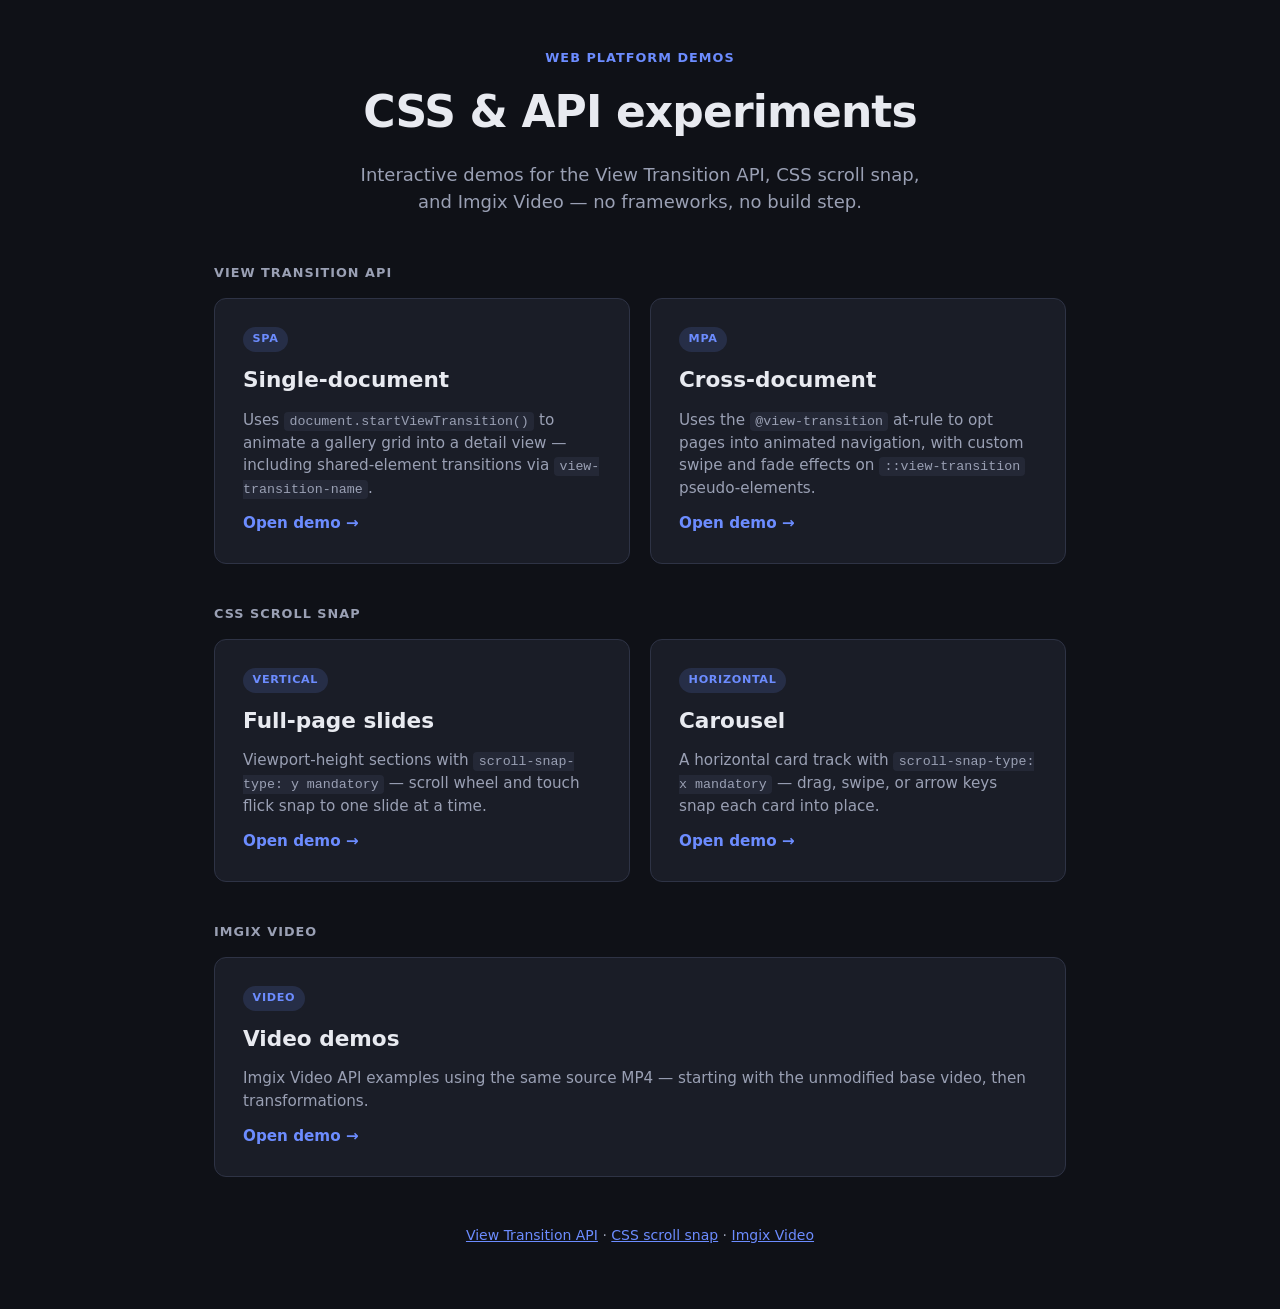
<file: index.html>
<!DOCTYPE html>
<html lang="en">
<head>
  <meta charset="UTF-8">
  <meta name="viewport" content="width=device-width, initial-scale=1.0">
  <title>Web Platform Demos</title>
  <link rel="stylesheet" href="styles/shared.css">
</head>
<body>
  <main class="hub">
    <header class="hub-header">
      <p class="eyebrow">Web Platform Demos</p>
      <h1>CSS &amp; API experiments</h1>
      <p class="lead">
        Interactive demos for the View Transition API, CSS scroll snap, and
        Imgix Video — no frameworks, no build step.
      </p>
    </header>

    <section class="hub-section">
      <h2 class="hub-section-title">View Transition API</h2>
      <div class="demo-cards">
        <a href="/spa/" class="demo-card">
          <span class="demo-card-badge">SPA</span>
          <h3>Single-document</h3>
          <p>
            Uses <code>document.startViewTransition()</code> to animate a gallery
            grid into a detail view — including shared-element transitions via
            <code>view-transition-name</code>.
          </p>
          <span class="demo-card-cta">Open demo →</span>
        </a>

        <a href="/mpa/" class="demo-card">
          <span class="demo-card-badge">MPA</span>
          <h3>Cross-document</h3>
          <p>
            Uses the <code>@view-transition</code> at-rule to opt pages into
            animated navigation, with custom swipe and fade effects on
            <code>::view-transition</code> pseudo-elements.
          </p>
          <span class="demo-card-cta">Open demo →</span>
        </a>
      </div>
    </section>

    <section class="hub-section">
      <h2 class="hub-section-title">CSS Scroll Snap</h2>
      <div class="demo-cards">
        <a href="/scroll/fullpage/" class="demo-card">
          <span class="demo-card-badge">Vertical</span>
          <h3>Full-page slides</h3>
          <p>
            Viewport-height sections with <code>scroll-snap-type: y mandatory</code>
            — scroll wheel and touch flick snap to one slide at a time.
          </p>
          <span class="demo-card-cta">Open demo →</span>
        </a>

        <a href="/scroll/carousel/" class="demo-card">
          <span class="demo-card-badge">Horizontal</span>
          <h3>Carousel</h3>
          <p>
            A horizontal card track with <code>scroll-snap-type: x mandatory</code>
            — drag, swipe, or arrow keys snap each card into place.
          </p>
          <span class="demo-card-cta">Open demo →</span>
        </a>
      </div>
    </section>

    <section class="hub-section">
      <h2 class="hub-section-title">Imgix Video</h2>
      <div class="demo-cards">
        <a href="/imgix-video/" class="demo-card">
          <span class="demo-card-badge">Video</span>
          <h3>Video demos</h3>
          <p>
            Imgix Video API examples using the same source MP4 — starting with
            the unmodified base video, then transformations.
          </p>
          <span class="demo-card-cta">Open demo →</span>
        </a>
      </div>
    </section>

    <footer class="hub-footer">
      <p>
        <a href="https://developer.mozilla.org/en-US/docs/Web/API/View_Transition_API" target="_blank" rel="noopener">View Transition API</a>
        ·
        <a href="https://developer.mozilla.org/en-US/docs/Web/CSS/CSS_scroll_snap" target="_blank" rel="noopener">CSS scroll snap</a>
        ·
        <a href="https://docs.imgix.com/en-US/getting-started/setup/video-api" target="_blank" rel="noopener">Imgix Video</a>
      </p>
    </footer>
  </main>
</body>
</html>
</file>
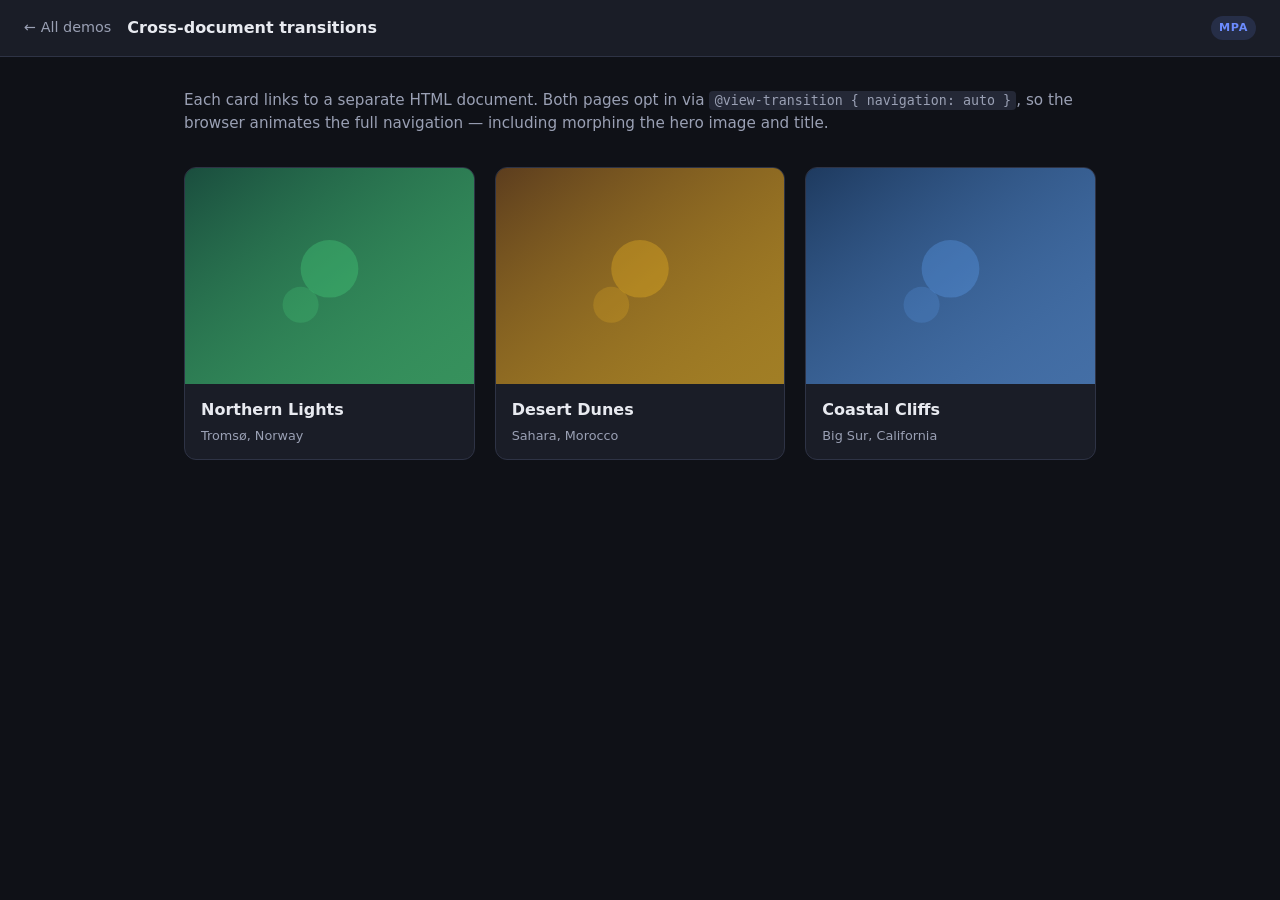
<file: mpa/index.html>
<!DOCTYPE html>
<html lang="en">
<head>
  <meta charset="UTF-8">
  <meta name="viewport" content="width=device-width, initial-scale=1.0">
  <title>Destinations — Cross-document View Transitions</title>
  <link rel="stylesheet" href="/styles/shared.css">
  <link rel="stylesheet" href="/mpa/styles.css">
</head>
<body>
  <div class="demo-shell">
    <nav class="demo-nav">
      <a href="/">← All demos</a>
      <h1>Cross-document transitions</h1>
      <span class="tag">MPA</span>
    </nav>

    <div class="demo-content">
      <p class="demo-intro">
        Each card links to a separate HTML document. Both pages opt in via
        <code>@view-transition { navigation: auto }</code>, so the browser
        animates the full navigation — including morphing the hero image and title.
      </p>

      <ul class="destinations">
        <li>
          <a class="destination-card" href="/mpa/aurora.html" data-dest="aurora">
            <img
              class="hero-image"
              src=""
              alt=""
              data-color="#1a4d3e"
              data-accent="#4ade80"
            />
            <div class="card-body">
              <h2 class="hero-title">Northern Lights</h2>
              <p>Tromsø, Norway</p>
            </div>
          </a>
        </li>
        <li>
          <a class="destination-card" href="/mpa/desert.html" data-dest="desert">
            <img
              class="hero-image"
              src=""
              alt=""
              data-color="#5c3d1e"
              data-accent="#fbbf24"
            />
            <div class="card-body">
              <h2 class="hero-title">Desert Dunes</h2>
              <p>Sahara, Morocco</p>
            </div>
          </a>
        </li>
        <li>
          <a class="destination-card" href="/mpa/coast.html" data-dest="coast">
            <img
              class="hero-image"
              src=""
              alt=""
              data-color="#1e3a5f"
              data-accent="#60a5fa"
            />
            <div class="card-body">
              <h2 class="hero-title">Coastal Cliffs</h2>
              <p>Big Sur, California</p>
            </div>
          </a>
        </li>
      </ul>
    </div>
  </div>

  <script src="/mpa/shared.js"></script>
  <script>
    document.querySelectorAll(".hero-image[data-color]").forEach((img) => {
      img.src = makePlaceholder(img.dataset.color, img.dataset.accent);
    });
  </script>
</body>
</html>
</file>
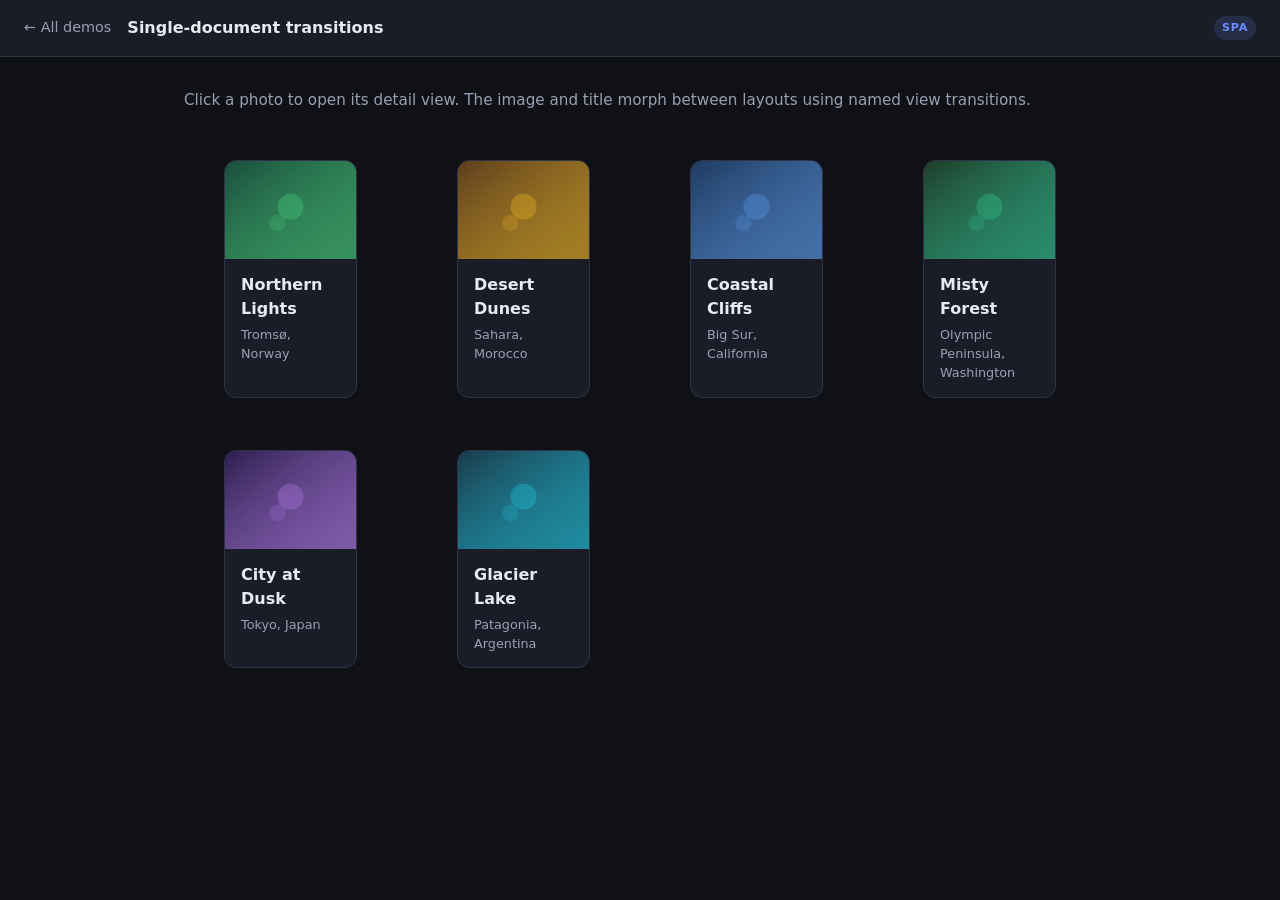
<file: spa/index.html>
<!DOCTYPE html>
<html lang="en">
<head>
  <meta charset="UTF-8">
  <meta name="viewport" content="width=device-width, initial-scale=1.0">
  <title>SPA View Transitions — Demo</title>
  <link rel="stylesheet" href="/styles/shared.css">
  <link rel="stylesheet" href="/spa/styles.css">
</head>
<body>
  <div class="demo-shell">
    <nav class="demo-nav">
      <a href="/">← All demos</a>
      <h1>Single-document transitions</h1>
      <span class="tag">SPA</span>
    </nav>

    <div class="demo-content">
      <p class="demo-intro">
        Click a photo to open its detail view. The image and title morph between
        layouts using named view transitions.
      </p>

      <div id="app"></div>
    </div>
  </div>

  <script src="/spa/app.js"></script>
</body>
</html>
</file>
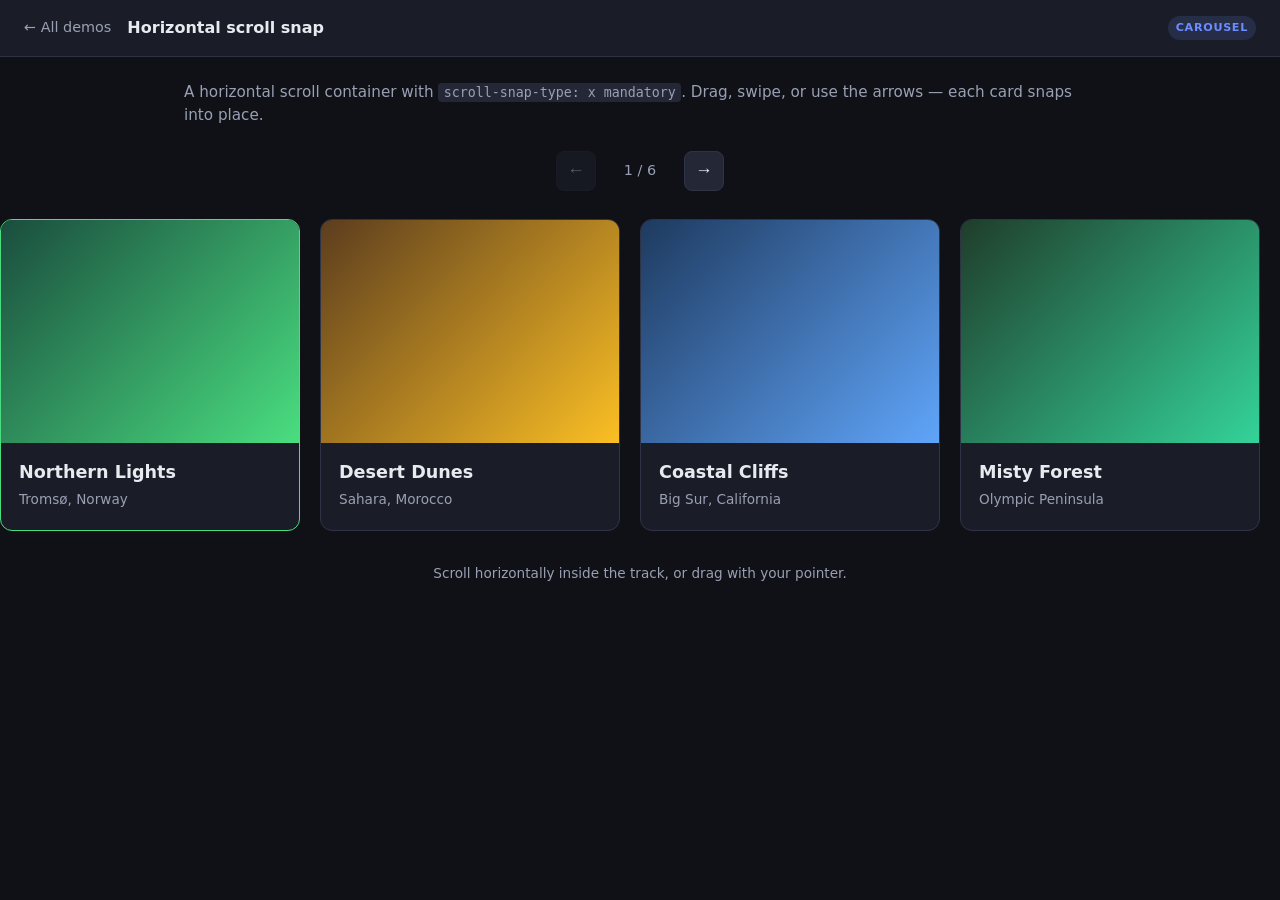
<file: scroll/carousel/index.html>
<!DOCTYPE html>
<html lang="en">
<head>
  <meta charset="UTF-8">
  <meta name="viewport" content="width=device-width, initial-scale=1.0">
  <title>Carousel Scroll Snap — Demo</title>
  <link rel="stylesheet" href="/styles/shared.css">
  <link rel="stylesheet" href="/scroll/carousel/styles.css">
</head>
<body>
  <div class="demo-shell">
    <nav class="demo-nav">
      <a href="/">← All demos</a>
      <h1>Horizontal scroll snap</h1>
      <span class="tag">Carousel</span>
    </nav>

    <div class="carousel-page">
      <p class="demo-intro">
        A horizontal scroll container with <code>scroll-snap-type: x mandatory</code>.
        Drag, swipe, or use the arrows — each card snaps into place.
      </p>

      <div class="carousel-controls">
        <button class="carousel-btn" type="button" id="prev" aria-label="Previous slide" disabled>←</button>
        <span class="carousel-counter" id="counter" aria-live="polite">1 / 6</span>
        <button class="carousel-btn" type="button" id="next" aria-label="Next slide">→</button>
      </div>

      <!--
        Scroll container: overflow-x + scroll-snap-type creates the carousel.
        Each .carousel-card is a snap target aligned to the start edge.
      -->
      <div class="carousel" id="carousel" tabindex="0" role="region" aria-label="Photo carousel">
        <article class="carousel-card" style="--card-accent: #4ade80">
          <div class="card-visual card-visual--1"></div>
          <div class="card-body">
            <h2>Northern Lights</h2>
            <p>Tromsø, Norway</p>
          </div>
        </article>

        <article class="carousel-card" style="--card-accent: #fbbf24">
          <div class="card-visual card-visual--2"></div>
          <div class="card-body">
            <h2>Desert Dunes</h2>
            <p>Sahara, Morocco</p>
          </div>
        </article>

        <article class="carousel-card" style="--card-accent: #60a5fa">
          <div class="card-visual card-visual--3"></div>
          <div class="card-body">
            <h2>Coastal Cliffs</h2>
            <p>Big Sur, California</p>
          </div>
        </article>

        <article class="carousel-card" style="--card-accent: #34d399">
          <div class="card-visual card-visual--4"></div>
          <div class="card-body">
            <h2>Misty Forest</h2>
            <p>Olympic Peninsula</p>
          </div>
        </article>

        <article class="carousel-card" style="--card-accent: #c084fc">
          <div class="card-visual card-visual--5"></div>
          <div class="card-body">
            <h2>City at Dusk</h2>
            <p>Tokyo, Japan</p>
          </div>
        </article>

        <article class="carousel-card" style="--card-accent: #22d3ee">
          <div class="card-visual card-visual--6"></div>
          <div class="card-body">
            <h2>Glacier Lake</h2>
            <p>Patagonia, Argentina</p>
          </div>
        </article>
      </div>

      <p class="carousel-hint">Scroll horizontally inside the track, or drag with your pointer.</p>
    </div>
  </div>

  <script src="/scroll/carousel/app.js"></script>
</body>
</html>
</file>
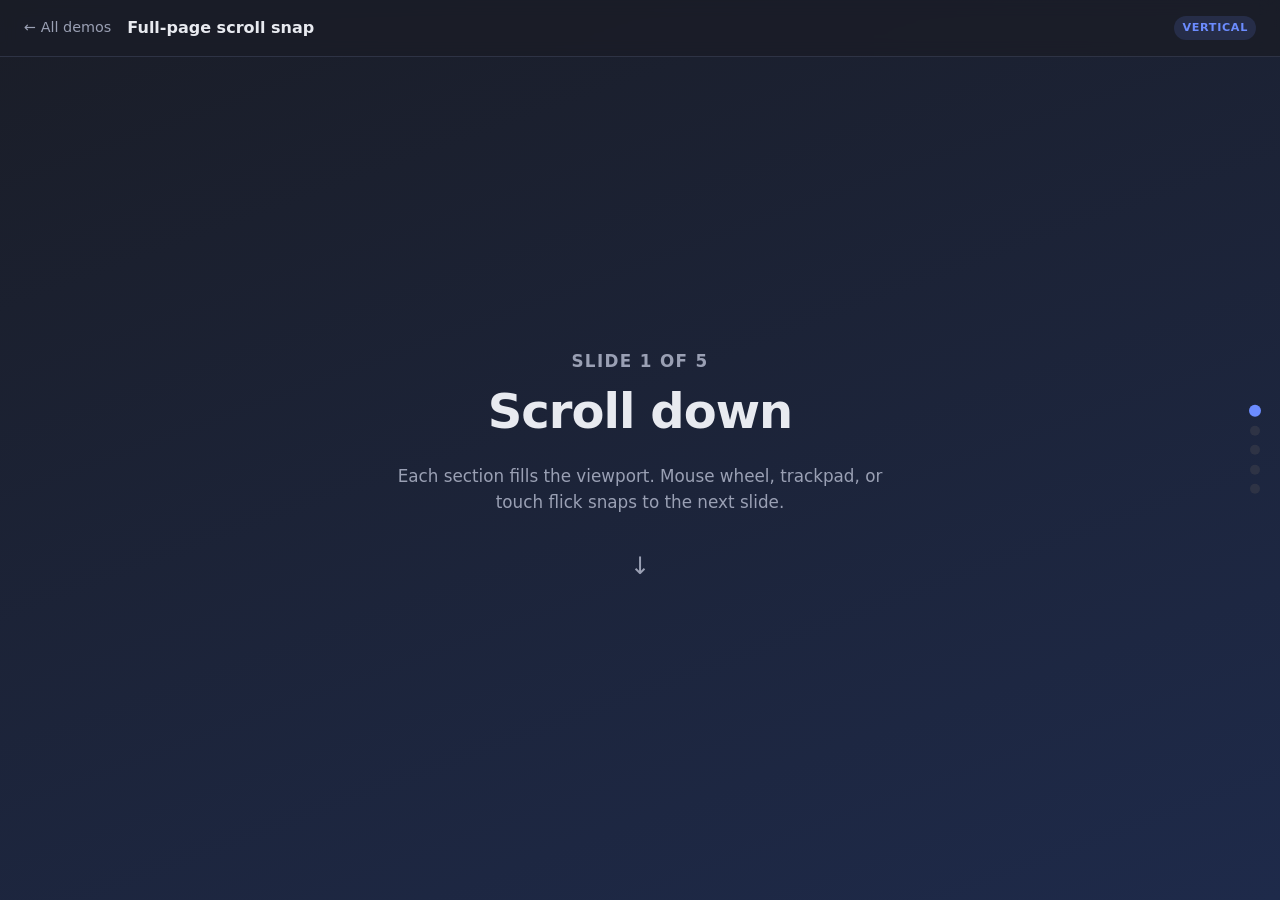
<file: scroll/fullpage/index.html>
<!DOCTYPE html>
<html lang="en">
<head>
  <meta charset="UTF-8">
  <meta name="viewport" content="width=device-width, initial-scale=1.0">
  <title>Full-page Scroll Snap — Demo</title>
  <link rel="stylesheet" href="/styles/shared.css">
  <link rel="stylesheet" href="/scroll/fullpage/styles.css">
</head>
<body>
  <nav class="demo-nav demo-nav--overlay" aria-label="Demo navigation">
    <a href="/">← All demos</a>
    <h1>Full-page scroll snap</h1>
    <span class="tag">Vertical</span>
  </nav>

  <!--
    Scroll container: scroll-snap-type locks each gesture to one slide.
    Each section is a snap target via scroll-snap-align: start.
  -->
  <main class="slides" id="slides">
    <section class="slide slide--1" id="slide-1">
      <div class="slide-inner">
        <p class="slide-eyebrow">Slide 1 of 5</p>
        <h2>Scroll down</h2>
        <p>Each section fills the viewport. Mouse wheel, trackpad, or touch flick snaps to the next slide.</p>
        <span class="scroll-hint" aria-hidden="true">↓</span>
      </div>
    </section>

    <section class="slide slide--2" id="slide-2">
      <div class="slide-inner">
        <p class="slide-eyebrow">Slide 2 of 5</p>
        <h2>CSS only</h2>
        <p>
          <code>scroll-snap-type: y mandatory</code> on the container and
          <code>scroll-snap-align: start</code> on each section — no JavaScript required.
        </p>
      </div>
    </section>

    <section class="slide slide--3" id="slide-3">
      <div class="slide-inner">
        <p class="slide-eyebrow">Slide 3 of 5</p>
        <h2>scroll-snap-stop</h2>
        <p>
          <code>scroll-snap-stop: always</code> prevents fast scrolling from
          skipping past multiple slides in one gesture.
        </p>
      </div>
    </section>

    <section class="slide slide--4" id="slide-4">
      <div class="slide-inner">
        <p class="slide-eyebrow">Slide 4 of 5</p>
        <h2>Full-width panels</h2>
        <p>
          Slides span the full viewport width and height — useful for landing pages,
          onboarding flows, and presentation-style layouts.
        </p>
      </div>
    </section>

    <section class="slide slide--5" id="slide-5">
      <div class="slide-inner">
        <p class="slide-eyebrow">Slide 5 of 5</p>
        <h2>That's it</h2>
        <p>Scroll back up, or use the dots on the right to jump between slides.</p>
        <a class="slide-link" href="/scroll/carousel/">Try the horizontal carousel →</a>
      </div>
    </section>
  </main>

  <!-- Dot nav uses scrollIntoView; scroll snap still handles wheel/touch. -->
  <nav class="slide-dots" aria-label="Slide navigation">
    <a href="#slide-1" class="slide-dot is-active" aria-label="Slide 1" aria-current="true"></a>
    <a href="#slide-2" class="slide-dot" aria-label="Slide 2"></a>
    <a href="#slide-3" class="slide-dot" aria-label="Slide 3"></a>
    <a href="#slide-4" class="slide-dot" aria-label="Slide 4"></a>
    <a href="#slide-5" class="slide-dot" aria-label="Slide 5"></a>
  </nav>

  <script src="/scroll/fullpage/app.js"></script>
</body>
</html>
</file>
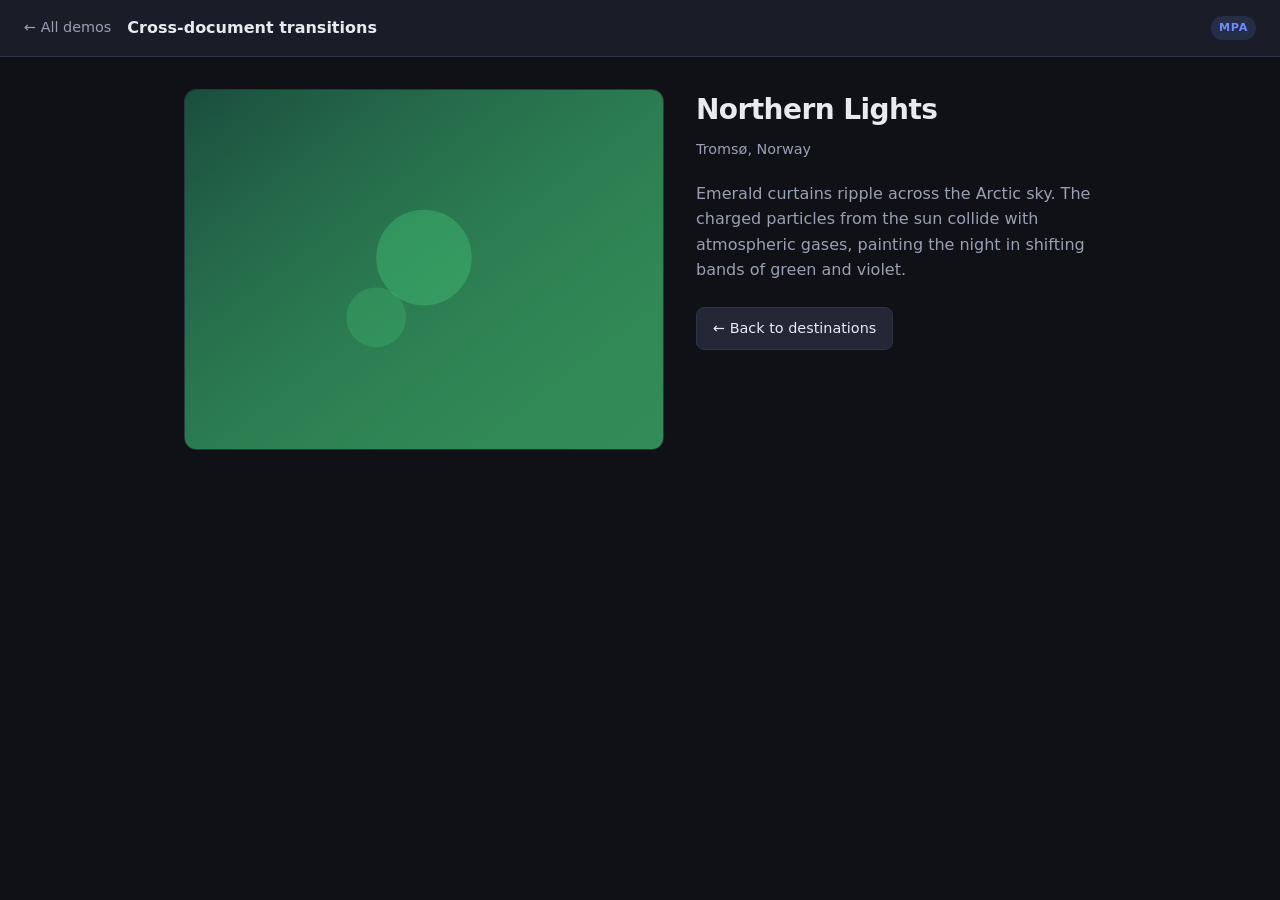
<file: mpa/aurora.html>
<!DOCTYPE html>
<html lang="en">
<head>
  <meta charset="UTF-8">
  <meta name="viewport" content="width=device-width, initial-scale=1.0">
  <title>Northern Lights — Cross-document View Transitions</title>
  <link rel="stylesheet" href="/styles/shared.css">
  <link rel="stylesheet" href="/mpa/styles.css">
</head>
<body>
  <div class="demo-shell">
    <nav class="demo-nav">
      <a href="/">← All demos</a>
      <h1>Cross-document transitions</h1>
      <span class="tag">MPA</span>
    </nav>

    <div class="demo-content">
      <article class="detail-page">
        <div class="detail-hero">
          <img
            class="hero-image"
            style="view-transition-name: hero-image"
            src=""
            alt=""
            data-color="#1a4d3e"
            data-accent="#4ade80"
          />
        </div>
        <div class="detail-info">
          <h2 class="hero-title" style="view-transition-name: hero-title">Northern Lights</h2>
          <p class="meta">Tromsø, Norway</p>
          <p class="description">
            Emerald curtains ripple across the Arctic sky. The charged particles from
            the sun collide with atmospheric gases, painting the night in shifting
            bands of green and violet.
          </p>
          <a class="back-link" href="/mpa/">← Back to destinations</a>
        </div>
      </article>
    </div>
  </div>

  <script src="/mpa/shared.js"></script>
  <script>
    const img = document.querySelector(".hero-image");
    img.src = makePlaceholder(img.dataset.color, img.dataset.accent);
  </script>
</body>
</html>
</file>
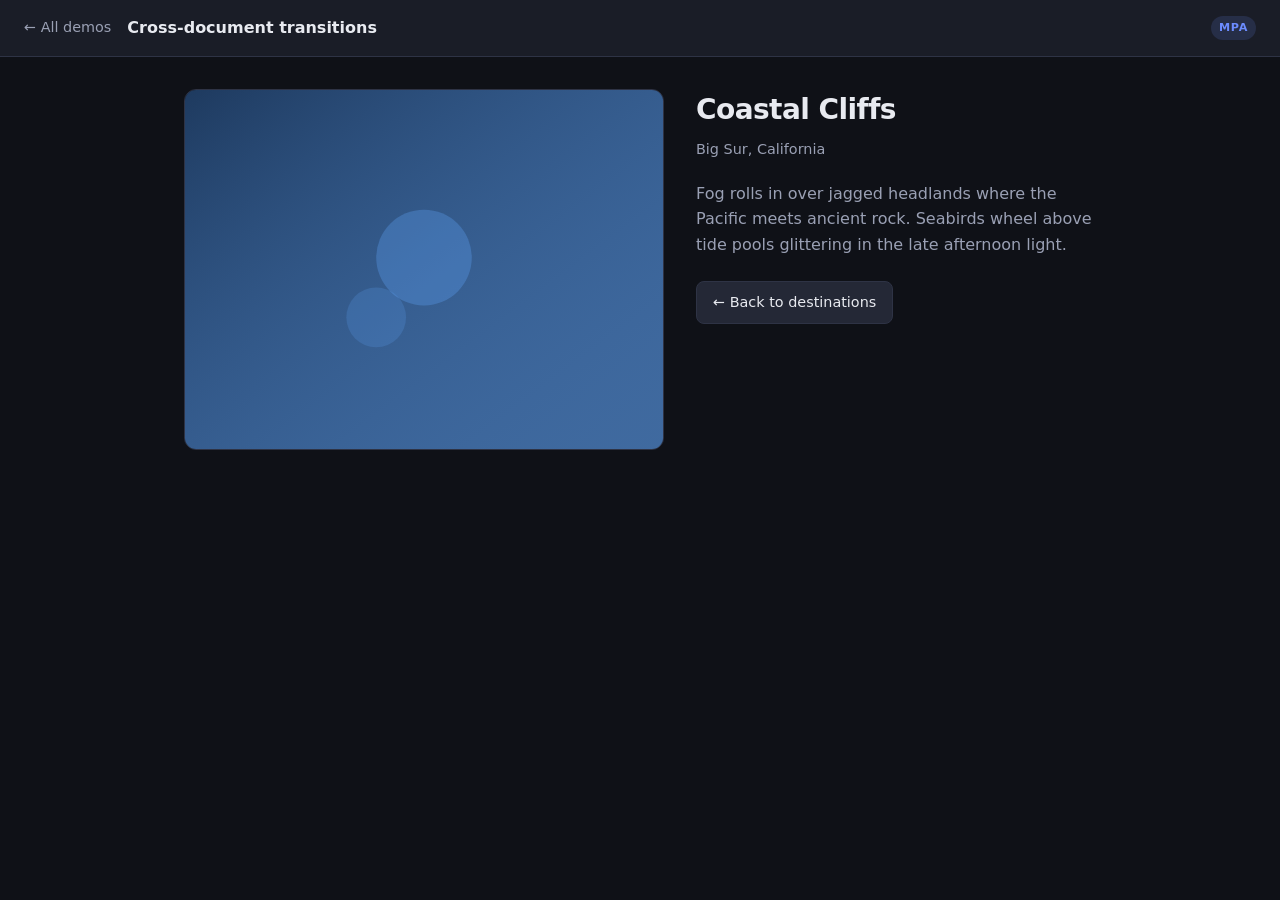
<file: mpa/coast.html>
<!DOCTYPE html>
<html lang="en">
<head>
  <meta charset="UTF-8">
  <meta name="viewport" content="width=device-width, initial-scale=1.0">
  <title>Coastal Cliffs — Cross-document View Transitions</title>
  <link rel="stylesheet" href="/styles/shared.css">
  <link rel="stylesheet" href="/mpa/styles.css">
</head>
<body>
  <div class="demo-shell">
    <nav class="demo-nav">
      <a href="/">← All demos</a>
      <h1>Cross-document transitions</h1>
      <span class="tag">MPA</span>
    </nav>

    <div class="demo-content">
      <article class="detail-page">
        <div class="detail-hero">
          <img
            class="hero-image"
            style="view-transition-name: hero-image"
            src=""
            alt=""
            data-color="#1e3a5f"
            data-accent="#60a5fa"
          />
        </div>
        <div class="detail-info">
          <h2 class="hero-title" style="view-transition-name: hero-title">Coastal Cliffs</h2>
          <p class="meta">Big Sur, California</p>
          <p class="description">
            Fog rolls in over jagged headlands where the Pacific meets ancient rock.
            Seabirds wheel above tide pools glittering in the late afternoon light.
          </p>
          <a class="back-link" href="/mpa/">← Back to destinations</a>
        </div>
      </article>
    </div>
  </div>

  <script src="/mpa/shared.js"></script>
  <script>
    const img = document.querySelector(".hero-image");
    img.src = makePlaceholder(img.dataset.color, img.dataset.accent);
  </script>
</body>
</html>
</file>
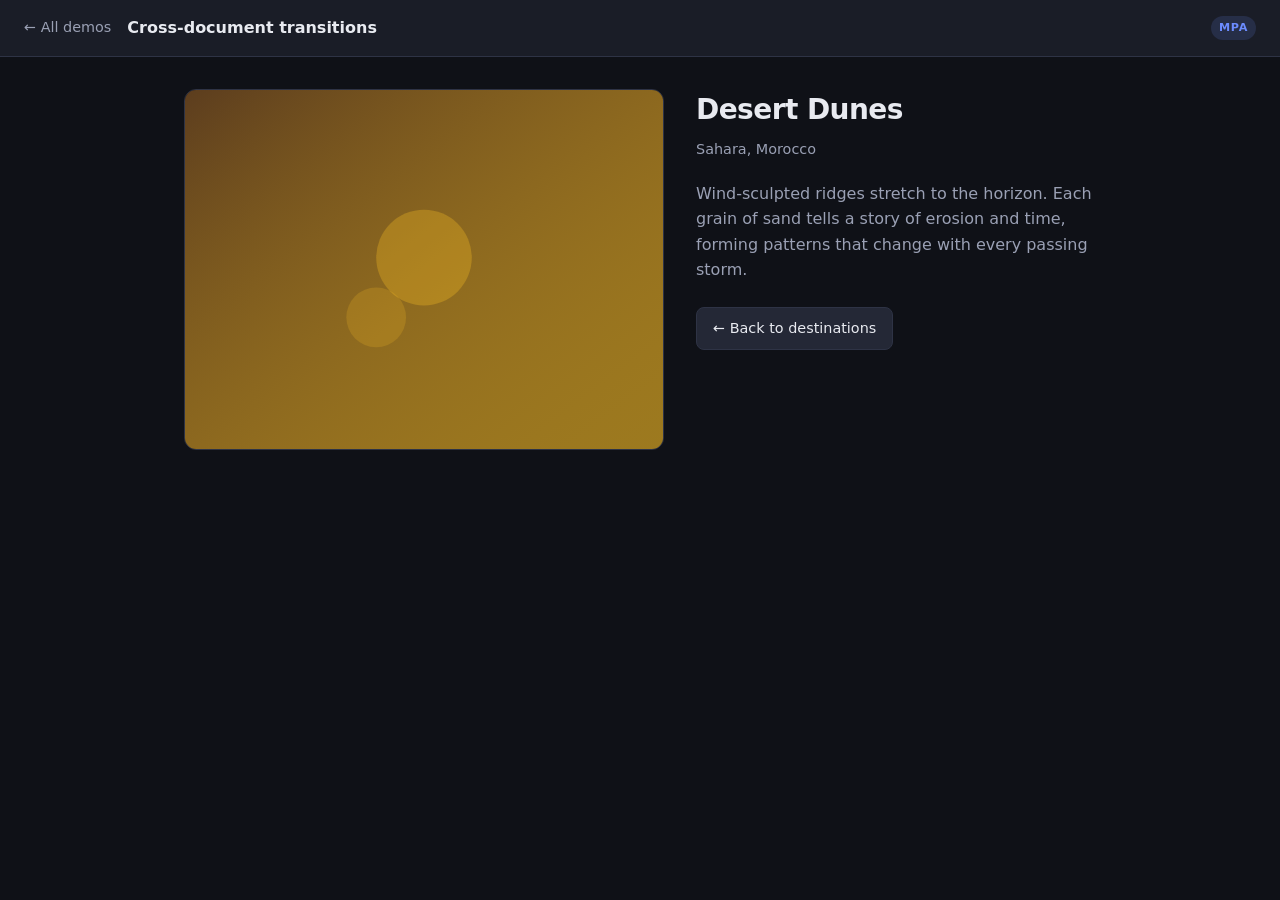
<file: mpa/desert.html>
<!DOCTYPE html>
<html lang="en">
<head>
  <meta charset="UTF-8">
  <meta name="viewport" content="width=device-width, initial-scale=1.0">
  <title>Desert Dunes — Cross-document View Transitions</title>
  <link rel="stylesheet" href="/styles/shared.css">
  <link rel="stylesheet" href="/mpa/styles.css">
</head>
<body>
  <div class="demo-shell">
    <nav class="demo-nav">
      <a href="/">← All demos</a>
      <h1>Cross-document transitions</h1>
      <span class="tag">MPA</span>
    </nav>

    <div class="demo-content">
      <article class="detail-page">
        <div class="detail-hero">
          <img
            class="hero-image"
            style="view-transition-name: hero-image"
            src=""
            alt=""
            data-color="#5c3d1e"
            data-accent="#fbbf24"
          />
        </div>
        <div class="detail-info">
          <h2 class="hero-title" style="view-transition-name: hero-title">Desert Dunes</h2>
          <p class="meta">Sahara, Morocco</p>
          <p class="description">
            Wind-sculpted ridges stretch to the horizon. Each grain of sand tells a
            story of erosion and time, forming patterns that change with every passing
            storm.
          </p>
          <a class="back-link" href="/mpa/">← Back to destinations</a>
        </div>
      </article>
    </div>
  </div>

  <script src="/mpa/shared.js"></script>
  <script>
    const img = document.querySelector(".hero-image");
    img.src = makePlaceholder(img.dataset.color, img.dataset.accent);
  </script>
</body>
</html>
</file>
<file: styles/shared.css>
*,
*::before,
*::after {
  box-sizing: border-box;
}

:root {
  --bg: #0f1117;
  --surface: #1a1d27;
  --surface-raised: #242836;
  --border: #2e3345;
  --text: #e8eaf0;
  --text-muted: #9aa0b4;
  --accent: #6c8cff;
  --accent-soft: rgba(108, 140, 255, 0.15);
  --radius: 12px;
  --font: system-ui, -apple-system, "Segoe UI", Roboto, sans-serif;
  --mono: ui-monospace, "Cascadia Code", "SF Mono", monospace;
}

html {
  color-scheme: dark;
}

body {
  margin: 0;
  min-height: 100dvh;
  font-family: var(--font);
  background: var(--bg);
  color: var(--text);
  line-height: 1.5;
}

a {
  color: var(--accent);
}

code {
  font-family: var(--mono);
  font-size: 0.875em;
  background: var(--surface-raised);
  padding: 0.15em 0.4em;
  border-radius: 4px;
}

/* Hub page */

.hub {
  max-width: 900px;
  margin: 0 auto;
  padding: 3rem 1.5rem 4rem;
}

.hub-header {
  text-align: center;
  margin-bottom: 3rem;
}

.eyebrow {
  font-size: 0.8rem;
  font-weight: 600;
  letter-spacing: 0.08em;
  text-transform: uppercase;
  color: var(--accent);
  margin: 0 0 0.75rem;
}

.hub-header h1 {
  font-size: clamp(2rem, 5vw, 2.75rem);
  font-weight: 700;
  margin: 0 0 1rem;
  letter-spacing: -0.02em;
}

.lead {
  font-size: 1.125rem;
  color: var(--text-muted);
  max-width: 560px;
  margin: 0 auto;
}

.demo-cards {
  display: grid;
  gap: 1.25rem;
  grid-template-columns: repeat(auto-fit, minmax(280px, 1fr));
}

.demo-card {
  display: flex;
  flex-direction: column;
  gap: 0.75rem;
  padding: 1.75rem;
  background: var(--surface);
  border: 1px solid var(--border);
  border-radius: var(--radius);
  text-decoration: none;
  color: inherit;
  transition: border-color 0.2s, transform 0.2s;
}

.demo-card:hover {
  border-color: var(--accent);
  transform: translateY(-2px);
}

.demo-card-badge {
  align-self: flex-start;
  font-size: 0.7rem;
  font-weight: 700;
  letter-spacing: 0.06em;
  text-transform: uppercase;
  padding: 0.25rem 0.6rem;
  border-radius: 999px;
  background: var(--accent-soft);
  color: var(--accent);
}

.hub-section {
  margin-bottom: 2.5rem;
}

.hub-section-title {
  font-size: 0.8rem;
  font-weight: 600;
  letter-spacing: 0.08em;
  text-transform: uppercase;
  color: var(--text-muted);
  margin: 0 0 1rem;
}

.demo-card h2,
.demo-card h3 {
  margin: 0;
  font-size: 1.35rem;
}

.demo-card p {
  margin: 0;
  color: var(--text-muted);
  font-size: 0.95rem;
  flex: 1;
}

.demo-card-cta {
  font-weight: 600;
  color: var(--accent);
  font-size: 0.95rem;
}

.hub-footer {
  margin-top: 3rem;
  text-align: center;
  font-size: 0.875rem;
  color: var(--text-muted);
}

.hub-footer p {
  margin: 0;
}

/* Shared demo chrome */

.demo-shell {
  min-height: 100dvh;
  display: flex;
  flex-direction: column;
}

.demo-nav {
  display: flex;
  align-items: center;
  gap: 1rem;
  padding: 1rem 1.5rem;
  border-bottom: 1px solid var(--border);
  background: var(--surface);
}

.demo-nav a {
  color: var(--text-muted);
  text-decoration: none;
  font-size: 0.9rem;
}

.demo-nav a:hover {
  color: var(--text);
}

.demo-nav h1 {
  margin: 0;
  font-size: 1rem;
  font-weight: 600;
  flex: 1;
}

.demo-nav .tag {
  font-size: 0.7rem;
  font-weight: 700;
  letter-spacing: 0.06em;
  text-transform: uppercase;
  padding: 0.2rem 0.5rem;
  border-radius: 999px;
  background: var(--accent-soft);
  color: var(--accent);
}

.demo-content {
  flex: 1;
  padding: 2rem 1.5rem;
  max-width: 960px;
  margin: 0 auto;
  width: 100%;
}
</file>
<file: mpa/styles.css>
/* Opt this document into cross-document view transitions.
   Both the outgoing and incoming pages need this rule for MPA transitions. */
@view-transition {
  navigation: auto;
}

.demo-intro {
  color: var(--text-muted);
  margin: 0 0 2rem;
  font-size: 0.95rem;
}

/* Destination grid */

.destinations {
  display: grid;
  grid-template-columns: repeat(auto-fill, minmax(220px, 1fr));
  gap: 1.25rem;
  list-style: none;
  padding: 0;
  margin: 0;
}

.destination-card {
  display: block;
  background: var(--surface);
  border: 1px solid var(--border);
  border-radius: var(--radius);
  overflow: hidden;
  text-decoration: none;
  color: inherit;
  transition: border-color 0.2s;
}

.destination-card:hover {
  border-color: var(--accent);
}

.destination-card:focus-visible {
  outline: 2px solid var(--accent);
  outline-offset: 2px;
}

.destination-card img {
  display: block;
  width: 100%;
  aspect-ratio: 4 / 3;
  object-fit: cover;
}

.destination-card .card-body {
  padding: 0.875rem 1rem;
}

.destination-card h2 {
  margin: 0;
  font-size: 1rem;
  font-weight: 600;
}

.destination-card p {
  margin: 0.25rem 0 0;
  font-size: 0.8rem;
  color: var(--text-muted);
}

/* Detail page */

.detail-page {
  display: grid;
  gap: 2rem;
}

@media (min-width: 640px) {
  .detail-page {
    grid-template-columns: 1.2fr 1fr;
    align-items: start;
  }
}

.detail-hero {
  border-radius: var(--radius);
  overflow: hidden;
  border: 1px solid var(--border);
}

.detail-hero img {
  display: block;
  width: 100%;
  aspect-ratio: 4 / 3;
  object-fit: cover;
}

.detail-info h2 {
  margin: 0 0 0.5rem;
  font-size: 1.75rem;
  font-weight: 700;
  letter-spacing: -0.02em;
}

.detail-info .meta {
  color: var(--text-muted);
  font-size: 0.9rem;
  margin: 0 0 1.25rem;
}

.detail-info .description {
  margin: 0 0 1.5rem;
  color: var(--text-muted);
  line-height: 1.6;
}

.back-link {
  display: inline-flex;
  align-items: center;
  gap: 0.4rem;
  padding: 0.6rem 1rem;
  background: var(--surface-raised);
  border: 1px solid var(--border);
  border-radius: 8px;
  color: var(--text);
  text-decoration: none;
  font-size: 0.9rem;
  transition: border-color 0.2s, background 0.2s;
}

.back-link:hover {
  border-color: var(--accent);
  background: var(--accent-soft);
}

/* -------------------------------------------------------------------------
   Cross-document transition animations (MPA)
   These run automatically on same-origin navigations between opted-in pages.
   shared.js assigns view-transition-name on the clicked card; detail pages
   set matching names in HTML so hero elements morph across documents.
   ------------------------------------------------------------------------- */

/* Outgoing page: fade up and shrink slightly */
::view-transition-old(root) {
  animation: slide-out 0.4s cubic-bezier(0.4, 0, 1, 1) both;
}

/* Incoming page: fade up from below (slight delay for overlap) */
::view-transition-new(root) {
  animation: slide-in 0.4s cubic-bezier(0, 0, 0.2, 1) 0.1s both;
}

@keyframes slide-out {
  to {
    opacity: 0;
    transform: translateY(-12px) scale(0.98);
  }
}

@keyframes slide-in {
  from {
    opacity: 0;
    transform: translateY(16px) scale(0.98);
  }
}

/* Shared-element morph: image/title on index card ↔ detail page hero */

::view-transition-old(hero-image),
::view-transition-new(hero-image) {
  animation-duration: 0.55s;
  animation-timing-function: cubic-bezier(0.4, 0, 0.2, 1);
}

::view-transition-old(hero-title),
::view-transition-new(hero-title) {
  animation-duration: 0.45s;
}

/* Respect the user's motion preference */

@media (prefers-reduced-motion: reduce) {
  ::view-transition-group(*),
  ::view-transition-old(*),
  ::view-transition-new(*) {
    animation: none !important;
  }
}
</file>
<file: spa/styles.css>
.demo-intro {
  color: var(--text-muted);
  margin: 0 0 2rem;
  font-size: 0.95rem;
}

/* Gallery grid */

.gallery {
  display: grid;
  grid-template-columns: repeat(auto-fill, minmax(200px, 1fr));
  gap: 1.25rem;
}

.gallery-card {
  cursor: pointer;
  background: var(--surface);
  border: 1px solid var(--border);
  border-radius: var(--radius);
  overflow: hidden;
  transition: border-color 0.2s;
}

.gallery-card:hover {
  border-color: var(--accent);
}

.gallery-card:focus-visible {
  outline: 2px solid var(--accent);
  outline-offset: 2px;
}

.gallery-card img {
  display: block;
  width: 100%;
  aspect-ratio: 4 / 3;
  object-fit: cover;
}

.gallery-card figcaption {
  padding: 0.875rem 1rem;
}

.gallery-card h2 {
  margin: 0;
  font-size: 1rem;
  font-weight: 600;
}

.gallery-card p {
  margin: 0.25rem 0 0;
  font-size: 0.8rem;
  color: var(--text-muted);
}

/* Detail view */

.detail {
  display: grid;
  gap: 2rem;
}

@media (min-width: 640px) {
  .detail {
    grid-template-columns: 1fr 1fr;
    align-items: start;
  }
}

.detail-image-wrap {
  border-radius: var(--radius);
  overflow: hidden;
  border: 1px solid var(--border);
}

.detail-image-wrap img {
  display: block;
  width: 100%;
  aspect-ratio: 4 / 3;
  object-fit: cover;
}

.detail-body h2 {
  margin: 0 0 0.5rem;
  font-size: 1.75rem;
  font-weight: 700;
  letter-spacing: -0.02em;
}

.detail-body .meta {
  color: var(--text-muted);
  font-size: 0.9rem;
  margin: 0 0 1.25rem;
}

.detail-body .description {
  margin: 0 0 1.5rem;
  color: var(--text-muted);
  line-height: 1.6;
}

.back-btn {
  display: inline-flex;
  align-items: center;
  gap: 0.4rem;
  padding: 0.6rem 1rem;
  background: var(--surface-raised);
  border: 1px solid var(--border);
  border-radius: 8px;
  color: var(--text);
  font: inherit;
  font-size: 0.9rem;
  cursor: pointer;
  transition: border-color 0.2s, background 0.2s;
}

.back-btn:hover {
  border-color: var(--accent);
  background: var(--accent-soft);
}

.back-btn:focus-visible {
  outline: 2px solid var(--accent);
  outline-offset: 2px;
}

/* -------------------------------------------------------------------------
   View Transition pseudo-elements (SPA)
   The browser creates these automatically during startViewTransition().
   - ::view-transition-old(*) = snapshot of the outgoing state
   - ::view-transition-new(*) = snapshot of the incoming state
   - (root) = the full-page cross-fade layer
   - (hero-image) / (hero-title) = named shared elements set in app.js
   ------------------------------------------------------------------------- */

/* Default page cross-fade */
::view-transition-old(root),
::view-transition-new(root) {
  animation-duration: 0.35s;
}

/* Shared-element morph: image moves/resizes between grid and detail */
::view-transition-old(hero-image),
::view-transition-new(hero-image) {
  animation-duration: 0.5s;
  animation-timing-function: cubic-bezier(0.4, 0, 0.2, 1);
}

/* Shared-element morph: title moves between card caption and detail heading */
::view-transition-old(hero-title),
::view-transition-new(hero-title) {
  animation-duration: 0.4s;
}
</file>
<file: scroll/carousel/styles.css>
/* -------------------------------------------------------------------------
   Horizontal scroll-snap carousel
   .carousel is the scroll container; .carousel-card elements are snap targets.
   ------------------------------------------------------------------------- */

.carousel-page {
  padding: 1.5rem 0 3rem;
}

.demo-intro {
  color: var(--text-muted);
  margin: 0 auto 1.5rem;
  max-width: 960px;
  padding: 0 1.5rem;
  font-size: 0.95rem;
}

.carousel-controls {
  display: flex;
  align-items: center;
  justify-content: center;
  gap: 1rem;
  margin-bottom: 1.25rem;
}

.carousel-btn {
  width: 2.5rem;
  height: 2.5rem;
  border-radius: 8px;
  border: 1px solid var(--border);
  background: var(--surface-raised);
  color: var(--text);
  font-size: 1.1rem;
  cursor: pointer;
  transition: border-color 0.2s, background 0.2s, opacity 0.2s;
}

.carousel-btn:hover:not(:disabled) {
  border-color: var(--accent);
  background: var(--accent-soft);
}

.carousel-btn:disabled {
  opacity: 0.35;
  cursor: not-allowed;
}

.carousel-btn:focus-visible {
  outline: 2px solid var(--accent);
  outline-offset: 2px;
}

.carousel-counter {
  font-size: 0.9rem;
  color: var(--text-muted);
  min-width: 3.5rem;
  text-align: center;
}

/* Scrollport: horizontal mandatory snapping with hidden scrollbar */
.carousel {
  display: flex;
  gap: 1.25rem;
  overflow-x: auto;
  scroll-snap-type: x mandatory;
  scroll-behavior: smooth;
  -webkit-overflow-scrolling: touch;
  scrollbar-width: none;
  padding: 0.5rem 1.5rem 1.5rem;
}

.carousel::-webkit-scrollbar {
  display: none;
}

/* Each card snaps to the leading edge of the scrollport */
.carousel-card {
  flex: 0 0 min(78vw, 340px);
  scroll-snap-align: start;
  scroll-snap-stop: always;
  background: var(--surface);
  border: 1px solid var(--border);
  border-radius: var(--radius);
  overflow: hidden;
  transition: border-color 0.2s;
}

.carousel:focus-visible {
  outline: 2px solid var(--accent);
  outline-offset: 4px;
}

/* Highlight the card nearest the scrollport center */
.carousel-card.is-active {
  border-color: var(--card-accent, var(--accent));
}

.card-visual {
  aspect-ratio: 4 / 3;
  background: linear-gradient(
    135deg,
    var(--surface-raised),
    color-mix(in srgb, var(--card-accent, var(--accent)) 40%, var(--surface-raised))
  );
}

.card-visual--1 { background: linear-gradient(135deg, #1a4d3e, #4ade80); }
.card-visual--2 { background: linear-gradient(135deg, #5c3d1e, #fbbf24); }
.card-visual--3 { background: linear-gradient(135deg, #1e3a5f, #60a5fa); }
.card-visual--4 { background: linear-gradient(135deg, #1f3d2b, #34d399); }
.card-visual--5 { background: linear-gradient(135deg, #2d1f4e, #c084fc); }
.card-visual--6 { background: linear-gradient(135deg, #1a3a4a, #22d3ee); }

.card-body {
  padding: 1rem 1.125rem 1.25rem;
}

.card-body h2 {
  margin: 0;
  font-size: 1.1rem;
  font-weight: 600;
}

.card-body p {
  margin: 0.25rem 0 0;
  font-size: 0.85rem;
  color: var(--text-muted);
}

.carousel-hint {
  text-align: center;
  color: var(--text-muted);
  font-size: 0.85rem;
  margin: 0.5rem 0 0;
  padding: 0 1.5rem;
}

@media (min-width: 720px) {
  .carousel-card {
    flex-basis: 300px;
  }
}

@media (prefers-reduced-motion: reduce) {
  .carousel {
    scroll-behavior: auto;
  }
}
</file>
<file: scroll/fullpage/styles.css>
/* -------------------------------------------------------------------------
   Full-page vertical scroll snap
   The .slides element is the scroll container; each .slide is a snap target.
   ------------------------------------------------------------------------- */

html,
body {
  height: 100%;
  overflow: hidden;
}

/* Scrollport: mandatory y-axis snapping */
.slides {
  height: 100dvh;
  overflow-y: auto;
  scroll-snap-type: y mandatory;
  scroll-behavior: smooth;
}

/* Each slide is one viewport tall and snaps to the top edge */
.slide {
  scroll-snap-align: start;
  scroll-snap-stop: always;
  min-height: 100dvh;
  display: grid;
  place-items: center;
  padding: 4rem 1.5rem 2rem;
}

.slide-inner {
  max-width: 520px;
  text-align: center;
}

.slide-eyebrow {
  font-size: 0.8rem;
  font-weight: 600;
  letter-spacing: 0.08em;
  text-transform: uppercase;
  color: var(--text-muted);
  margin: 0 0 0.75rem;
}

.slide h2 {
  font-size: clamp(2rem, 6vw, 3rem);
  font-weight: 700;
  letter-spacing: -0.02em;
  margin: 0 0 1rem;
}

.slide p {
  color: var(--text-muted);
  font-size: 1.05rem;
  line-height: 1.6;
  margin: 0;
}

.slide-link {
  display: inline-block;
  margin-top: 1.5rem;
  font-weight: 600;
  text-decoration: none;
}

.slide-link:hover {
  text-decoration: underline;
}

/* Slide backgrounds */
.slide--1 { background: linear-gradient(160deg, #1a1d27 0%, #1e2a4a 100%); }
.slide--2 { background: linear-gradient(160deg, #1a2720 0%, #1a3d2b 100%); }
.slide--3 { background: linear-gradient(160deg, #2a1f3d 0%, #3d1f4e 100%); }
.slide--4 { background: linear-gradient(160deg, #1a2a3a 0%, #1e3a5f 100%); }
.slide--5 { background: linear-gradient(160deg, #2a2018 0%, #5c3d1e 100%); }

.scroll-hint {
  display: block;
  margin-top: 2rem;
  font-size: 1.5rem;
  color: var(--text-muted);
  animation: bounce 2s ease infinite;
}

@keyframes bounce {
  0%, 100% { transform: translateY(0); }
  50% { transform: translateY(8px); }
}

/* Fixed nav over the scrollport */
.demo-nav--overlay {
  position: fixed;
  top: 0;
  left: 0;
  right: 0;
  z-index: 10;
  background: rgba(26, 29, 39, 0.85);
  backdrop-filter: blur(8px);
  border-bottom: 1px solid var(--border);
}

/* Dot indicators */
.slide-dots {
  position: fixed;
  right: 1.25rem;
  top: 50%;
  transform: translateY(-50%);
  z-index: 10;
  display: flex;
  flex-direction: column;
  gap: 0.6rem;
}

.slide-dot {
  width: 10px;
  height: 10px;
  border-radius: 50%;
  background: var(--border);
  transition: background 0.2s, transform 0.2s;
}

.slide-dot:hover,
.slide-dot.is-active {
  background: var(--accent);
  transform: scale(1.2);
}

@media (prefers-reduced-motion: reduce) {
  .slides {
    scroll-behavior: auto;
  }

  .scroll-hint {
    animation: none;
  }
}
</file>
